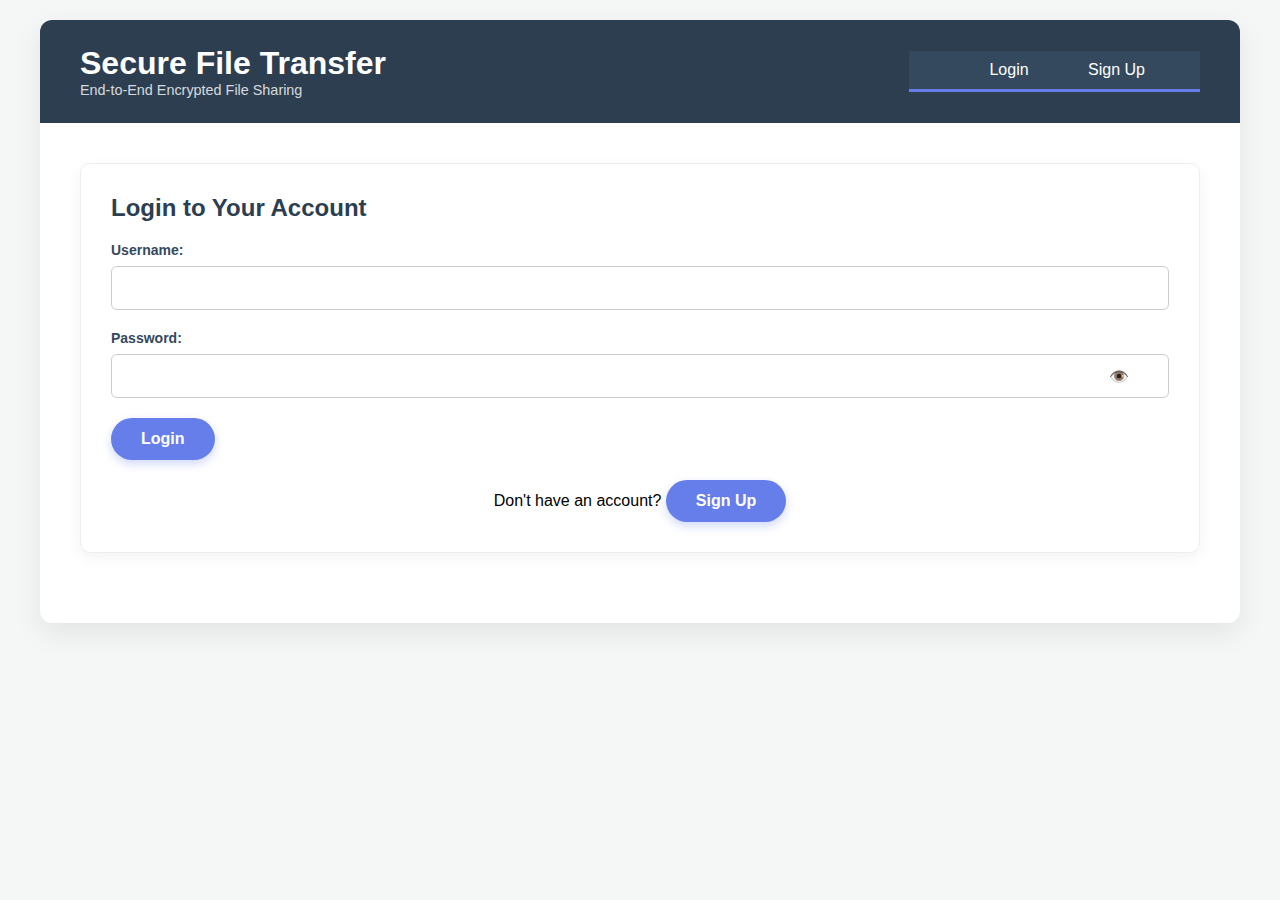
<file: frontend/index.html>
<!DOCTYPE html>
<html lang="en">
<head>
    <meta charset="UTF-8">
    <meta name="viewport" content="width=device-width, initial-scale=1.0">
    <title>Login - Secure File Transfer</title>
    <style>
        * {
            margin: 0;
            padding: 0;
            box-sizing: border-box;
        }
        
        body {
            font-family: 'Inter', 'Segoe UI', Tahoma, Geneva, Verdana, sans-serif;
            background: #f4f7f6;
            min-height: 100vh;
            padding: 20px;
        }

        .container {
            max-width: 1200px;
            margin: 0 auto;
            background: white;
            border-radius: 12px;
            box-shadow: 0 10px 30px rgba(0,0,0,0.08);
            overflow: hidden;
        }
        
        header {
            background: #2c3e50;
            color: white;
            padding: 25px 40px;
            display: flex;
            justify-content: space-between;
            align-items: center;
        }

        nav {
            background: #34495e;
            padding: 10px 40px;
            text-align: right;
            border-bottom: 3px solid #667eea;
        }
        
        nav a {
            color: white;
            text-decoration: none;
            margin-left: 25px;
            padding: 8px 15px;
            border-radius: 6px;
            transition: all 0.3s ease;
            font-weight: 500;
        }
        
        nav a:hover {
            background: rgba(255,255,255,0.15);
        }
        
        .content {
            padding: 40px;
            min-height: 500px;
        }

        .card {
            background: white;
            border-radius: 10px;
            padding: 30px;
            box-shadow: 0 5px 15px rgba(0,0,0,0.05);
            margin-bottom: 25px;
            border: 1px solid #eee;
        }
        
        h2 { color: #2c3e50; margin-bottom: 20px; }

        .form-group {
            margin-bottom: 20px;
        }
        
        label {
            display: block;
            margin-bottom: 8px;
            font-weight: 600;
            color: #34495e;
            font-size: 14px;
        }
        
        input[type="text"],
        input[type="password"] {
            width: 100%;
            padding: 12px;
            border: 1px solid #ccc;
            border-radius: 6px;
            font-size: 16px;
            transition: border-color 0.3s ease, box-shadow 0.3s ease;
        }
        
        input:focus {
            outline: none;
            border-color: #667eea;
            box-shadow: 0 0 0 3px rgba(102, 126, 234, 0.2);
        }

        button, .btn {
            background: #667eea;
            color: white;
            border: none;
            padding: 12px 30px;
            border-radius: 25px;
            font-size: 16px;
            cursor: pointer;
            transition: all 0.3s ease;
            text-decoration: none;
            display: inline-block;
            font-weight: 600;
            box-shadow: 0 4px 10px rgba(102, 126, 234, 0.3);
        }
        
        button:hover, .btn:hover {
            background: #764ba2;
            transform: translateY(-1px);
            box-shadow: 0 6px 15px rgba(102, 126, 234, 0.4);
        }

        .flash {
            padding: 15px;
            border-radius: 8px;
            margin-bottom: 10px;
            font-weight: 500;
            display: none;
        }
        
        .flash.success {
            background: #e6ffed;
            color: #28a745;
            border: 1px solid #28a745;
        }
        
        .flash.error {
            background: #ffe6e6;
            color: #dc3545;
            border: 1px solid #dc3545;
        }
    </style>
</head>
<body>
    <div class="container">
        <header>
            <div>
                <h1>Secure File Transfer</h1>
                <p style="opacity: 0.8; font-size: 0.9em;">End-to-End Encrypted File Sharing</p>
            </div>
            <nav>
                <a href="index.html">Login</a>
                <a href="signup.html">Sign Up</a>
            </nav>
        </header>
        
        <div class="content">
            <div id="flashMessage" class="flash"></div>
            
            <div class="card">
                <h2>Login to Your Account</h2>
                <form id="loginForm">
                    <div class="form-group">
                        <label for="username">Username:</label>
                        <input type="text" id="username" name="username" required>
                    </div>
                    
                    <div class="form-group">
                        <label for="password">Password:</label>
                        <div style="position: relative;">
                            <input type="password" id="password" name="password" required>
                            <button type="button" id="togglePassword" 
                                    style="position: absolute; right: 10px; top: 50%; transform: translateY(-50%); 
                                           background: none; border: none; cursor: pointer; color: #666; box-shadow: none;">
                                👁️
                            </button>
                        </div>
                    </div>
                    
                    <button type="submit">Login</button>
                </form>
                
                <p style="margin-top: 20px; text-align: center;">
                    Don't have an account? <a href="signup.html" class="btn">Sign Up</a>
                </p>
            </div>
        </div>
    </div>

    <script src="static/js/config.js"></script>
    <script src="static/js/api.js"></script>
    <script>
        document.getElementById('togglePassword').addEventListener('click', function() {
            const passwordInput = document.getElementById('password');
            const type = passwordInput.getAttribute('type') === 'password' ? 'text' : 'password';
            passwordInput.setAttribute('type', type);
            this.textContent = type === 'password' ? '👁️' : '🔒';
        });

        function showFlash(message, type) {
            const flash = document.getElementById('flashMessage');
            flash.textContent = message;
            flash.className = `flash ${type}`;
            flash.style.cssText = 'display: block !important; opacity: 1 !important; visibility: visible !important;';
            
            
        }

        document.getElementById('loginForm').addEventListener('submit', async (e) => {
            e.preventDefault();
            
            
            const username = document.getElementById('username').value;
            const password = document.getElementById('password').value;
            
            
            try {
                const data = await API.login(username, password);
                
                
                if (data.success) {
                    
                    API.setToken(data.token);
                    localStorage.setItem('username', username);
                    // Token contains user authentication - no need to store password or hash
                    showFlash('Login successful! Redirecting...', 'success');
                    setTimeout(() => {
                        window.location.href = 'dashboard.html';
                    }, 1500);
                } else {
                    
                    showFlash(data.error || 'Login failed', 'error');
                    // Clear both username and password fields on error
                    document.getElementById('username').value = '';
                    document.getElementById('password').value = '';
                }
            } catch (error) {
                
                showFlash('Login failed. Please try again.', 'error');
                // Clear both username and password fields on error
                document.getElementById('username').value = '';
                document.getElementById('password').value = '';
            }
        });
    </script>
</body>
</html>
</file>
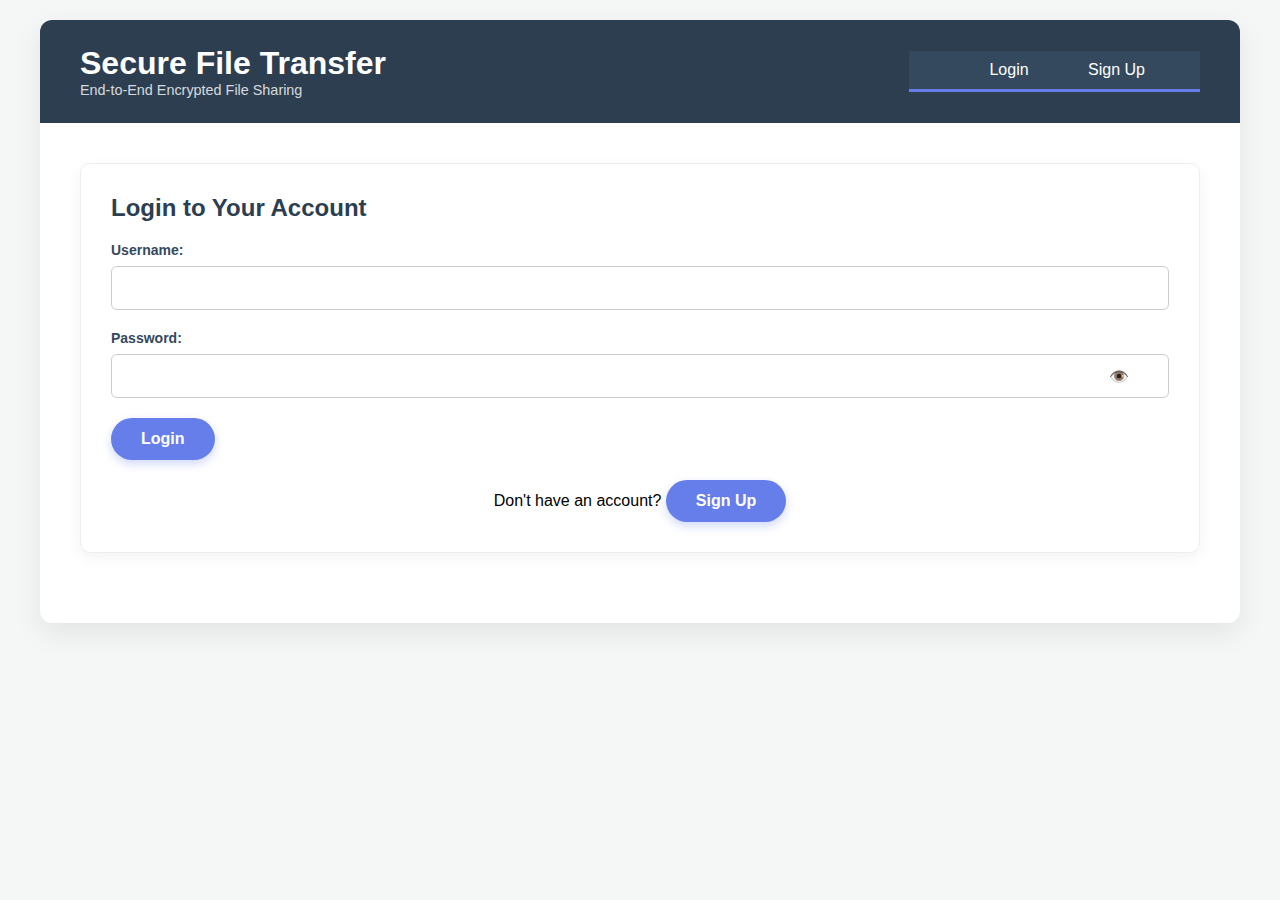
<file: frontend/dashboard.html>
<!DOCTYPE html>
<html lang="en">
<head>
    <meta charset="UTF-8">
    <meta name="viewport" content="width=device-width, initial-scale=1.0">
    <title>Dashboard - Secure File Transfer</title>
    <style>
        * {
            margin: 0;
            padding: 0;
            box-sizing: border-box;
        }
        
        body {
            font-family: 'Inter', 'Segoe UI', Tahoma, Geneva, Verdana, sans-serif;
            background: #f4f7f6;
            min-height: 100vh;
            padding: 20px;
        }

        .container {
            max-width: 1200px;
            margin: 0 auto;
            background: white;
            border-radius: 12px;
            box-shadow: 0 10px 30px rgba(0,0,0,0.08);
            overflow: hidden;
        }
        
        header {
            background: #2c3e50;
            color: white;
            padding: 25px 40px;
            display: flex;
            justify-content: space-between;
            align-items: center;
        }

        nav {
            background: #34495e;
            padding: 10px 40px;
            text-align: right;
            border-bottom: 3px solid #667eea;
        }
        
        nav a {
            color: white;
            text-decoration: none;
            margin-left: 25px;
            padding: 8px 15px;
            border-radius: 6px;
            transition: all 0.3s ease;
            font-weight: 500;
        }
        
        nav a:hover {
            background: rgba(255,255,255,0.15);
        }
        
        .content {
            padding: 40px;
            min-height: 500px;
        }

        .card {
            background: white;
            border-radius: 10px;
            padding: 30px;
            box-shadow: 0 5px 15px rgba(0,0,0,0.05);
            margin-bottom: 25px;
            border: 1px solid #eee;
        }
        
        h2 { color: #2c3e50; margin-bottom: 20px; }
        h3 { color: #34495e; margin-bottom: 15px; border-bottom: 2px solid #f0f0f0; padding-bottom: 5px; }

        button, .btn {
            background: #667eea;
            color: white;
            border: none;
            padding: 12px 30px;
            border-radius: 25px;
            font-size: 16px;
            cursor: pointer;
            transition: all 0.3s ease;
            text-decoration: none;
            display: inline-block;
            font-weight: 600;
            box-shadow: 0 4px 10px rgba(102, 126, 234, 0.3);
        }
        
        button:hover, .btn:hover {
            background: #764ba2;
            transform: translateY(-1px);
            box-shadow: 0 6px 15px rgba(102, 126, 234, 0.4);
        }

        button.delete {
            background: #dc3545;
            box-shadow: 0 4px 10px rgba(220, 53, 69, 0.3);
        }

        button.delete:hover {
            background: #c82333;
        }

        .flash {
            padding: 15px;
            border-radius: 8px;
            margin-bottom: 10px;
            font-weight: 500;
            display: none;
        }
        
        .flash.success {
            background: #e6ffed;
            color: #28a745;
            border: 1px solid #28a745;
        }
        
        .flash.error {
            background: #ffe6e6;
            color: #dc3545;
            border: 1px solid #dc3545;
        }

        .file-list {
            display: grid;
            gap: 15px;
            margin-top: 20px;
        }

        .file-item {
            background: #f8f9fa;
            padding: 18px 25px;
            border-radius: 8px;
            border-left: 5px solid #667eea;
            transition: background-color 0.2s;
        }

        .file-item:hover {
            background-color: #f0f3f5;
        }

        .file-info {
            display: flex;
            justify-content: space-between;
            align-items: center;
            flex-wrap: wrap;
            gap: 15px;
        }

        .file-info strong {
            font-size: 1.1em;
            color: #2c3e50;
        }

        .file-actions {
            display: flex;
            gap: 10px;
            flex-wrap: wrap;
        }

        .file-actions button {
            padding: 8px 20px;
            font-size: 14px;
        }

        code {
            background: #e9ecef;
            padding: 2px 5px;
            border-radius: 3px;
            font-family: monospace;
            font-weight: 600;
            color: #2c3e50;
        }

        small {
            color: #7f8c8d;
            display: block;
            margin-top: 2px;
        }

        #logoutBtn {
            background: #dc3545;
            padding: 8px 15px;
            font-size: 14px;
        }
    </style>
</head>
<body>
    <div class="container">
        <header>
            <div>
                <h1>Secure File Transfer</h1>
                <p style="opacity: 0.8; font-size: 0.9em;">End-to-End Encrypted File Sharing</p>
            </div>
            <div>
                <span id="usernameDisplay" style="margin-right: 15px;"></span>
                <button id="logoutBtn">Logout</button>
            </div>
        </header>
        
        <nav>
            <a href="dashboard.html">Dashboard</a>
            <a href="send.html">Send File</a>
            <a href="download.html">Download File</a>
        </nav>
        
        <div class="content">
            <div id="flashMessage" class="flash"></div>
            
            <div class="card">
                <h2 id="welcomeMessage">Welcome!</h2>
                <p>Secure file sharing with end-to-end encryption using Diffie-Hellman key exchange.</p>
            </div>

            
            <div class="card">
                <h3>📥 Files Shared With You</h3>
                <div id="sharedFilesList">
                    <p>No files have been shared with you yet.</p>
                </div>
            </div>

            
            <div class="card">
                <h3>📤 Files You've Sent</h3>
                <div id="sentFilesList">
                    <p>Loading your files...</p>
                </div>
            </div>

            <div class="card">
                <h3>Quick Actions</h3>
                <div style="display: flex; gap: 15px; flex-wrap: wrap;">
                    <a href="send.html" class="btn">Send New File</a>
                    <a href="download.html" class="btn">Download File</a>
                </div>
            </div>
        </div>
    </div>

    <script src="static/js/config.js"></script>
    <script src="static/js/api.js"></script>
    <script>
        const token = localStorage.getItem('token');
        const username = localStorage.getItem('username');

        if (!token || !username) {
            window.location.href = 'index.html';
        }

        document.getElementById('usernameDisplay').textContent = username;
        document.getElementById('welcomeMessage').textContent = `Welcome, ${username}!`;

        document.getElementById('logoutBtn').addEventListener('click', () => {
            localStorage.removeItem('token');
            localStorage.removeItem('username');
            window.location.href = 'index.html';
        });

        function showFlash(message, type) {
            const flash = document.getElementById('flashMessage');
            flash.textContent = message;
            flash.className = `flash ${type}`;
            flash.style.display = 'block';
            flash.style.opacity = '1';
            
            // Error messages don't auto-hide, success messages hide after 5 seconds
            if (type === 'success') {
                setTimeout(() => {
                    flash.style.transition = 'opacity 0.5s ease';
                    flash.style.opacity = '0';
                    setTimeout(() => {
                        flash.style.display = 'none';
                        flash.style.opacity = '1';
                    }, 500);
                }, 5000);
            }
            // Error messages stay visible until user takes action (no auto-hide)
        }

        async function loadFiles() {
            try {
                // Load sent files
                const sentData = await API.getMyFiles();
                if (sentData.success) {
                    displaySentFiles(sentData.files);
                } else {
                    document.getElementById('sentFilesList').innerHTML = '<p>Failed to load files.</p>';
                }
                
                // Load shared files
                const sharedData = await API.getSharedFiles();
                if (sharedData.success) {
                    displaySharedFiles(sharedData.files);
                } else {
                    document.getElementById('sharedFilesList').innerHTML = '<p>Failed to load shared files.</p>';
                }
            } catch (error) {
                document.getElementById('sentFilesList').innerHTML = '<p>Error loading files.</p>';
            }
        }

        function displaySentFiles(files) {
            const sentFilesList = document.getElementById('sentFilesList');
            
            if (!files || files.length === 0) {
                sentFilesList.innerHTML = '<p>You haven\'t sent any files yet.</p>';
                return;
            }

            let html = '<div class="file-list">';
            files.forEach(file => {
                const uploadDate = file.timestamp ? new Date(file.timestamp).toLocaleString() : 'N/A';
                const expiryDate = file.expiry_time ? new Date(file.expiry_time).toLocaleString() : 'N/A';
                
                html += `
                    <div class="file-item">
                        <div class="file-info">
                            <div>
                                <strong>${file.filename}</strong><br>
                                <small>Uploaded: ${uploadDate}</small><br>
                                <small>Size: ${file.size_mb} MB</small><br>
                                <small>Access Code: <code style="background: #f0f0f0; padding: 2px 5px; border-radius: 3px;">${file.access_code}</code></small><br>
                                <small>Encryption Key: <code style="background: #f0f0f0; padding: 2px 5px; border-radius: 3px;">${file.encryption_key}</code></small>
                            </div>
                            <div class="file-actions">
                                <button onclick="downloadFile('${file.access_code}', '${file.encryption_key}')" style="display: inline;">Download</button>
                                <button onclick="deleteFile('${file.id}', '${file.filename}')" style="background: #dc3545; display: inline;">Delete</button>
                            </div>
                        </div>
                    </div>
                `;
            });
            html += '</div>';
            sentFilesList.innerHTML = html;
        }

        function displaySharedFiles(files) {
            const sharedFilesList = document.getElementById('sharedFilesList');
            
            if (!files || files.length === 0) {
                sharedFilesList.innerHTML = '<p>No files have been shared with you yet.</p>';
                return;
            }

            let html = '<div class="file-list">';
            files.forEach(file => {
                const sharedDate = file.timestamp ? new Date(file.timestamp).toLocaleString() : 'N/A';
                
                html += `
                    <div class="file-item">
                        <div class="file-info">
                            <div>
                                <strong>${file.filename}</strong><br>
                                <small>From: ${file.sender}</small><br>
                                <small>Shared: ${sharedDate}</small><br>
                                <small>Access Code: <code style="background: #f0f0f0; padding: 2px 5px; border-radius: 3px;">${file.access_code}</code></small><br>
                                <small>Decryption Key: <code style="background: #f0f0f0; padding: 2px 5px; border-radius: 3px;">${file.decryption_key}</code></small>
                            </div>
                            <div class="file-actions">
                                <button onclick="downloadFile('${file.access_code}', '${file.decryption_key}')" style="display: inline;">Download</button>
                                <button onclick="removeSharedFile('${file.access_code}', '${file.filename}')" style="background: #dc3545; display: inline;">Remove</button>
                            </div>
                        </div>
                    </div>
                `;
            });
            html += '</div>';
            sharedFilesList.innerHTML = html;
        }

        async function downloadFile(accessCode, encryptionKey) {
            try {
                window.location.href = `download.html?code=${accessCode}&key=${encryptionKey}`;
            } catch (error) {
                showFlash('Failed to download file', 'error');
            }
        }

        async function deleteFile(fileId, filename) {
            if (!confirm(`Are you sure you want to delete "${filename}"? This will remove it permanently.`)) {
                return;
            }

            try {
                const data = await API.deleteFile(fileId);
                if (data.success) {
                    showFlash('File deleted successfully', 'success');
                    loadFiles();
                } else {
                    showFlash(data.error || 'Failed to delete file', 'error');
                }
            } catch (error) {
                showFlash('Failed to delete file', 'error');
            }
        }

        async function removeSharedFile(accessCode, filename) {
            if (!confirm(`Remove "${filename}" from your shared files? The file will still be available to other recipients.`)) {
                return;
            }

            try {
                const data = await API.removeSharedFile(accessCode);
                if (data.success) {
                    showFlash('File removed from your shared list', 'success');
                    loadFiles();
                } else {
                    showFlash(data.error || 'Failed to remove file', 'error');
                }
            } catch (error) {
                showFlash('Failed to remove file', 'error');
            }
        }

        // Load files on page load
        loadFiles();
    </script>
</body>
</html>
</file>
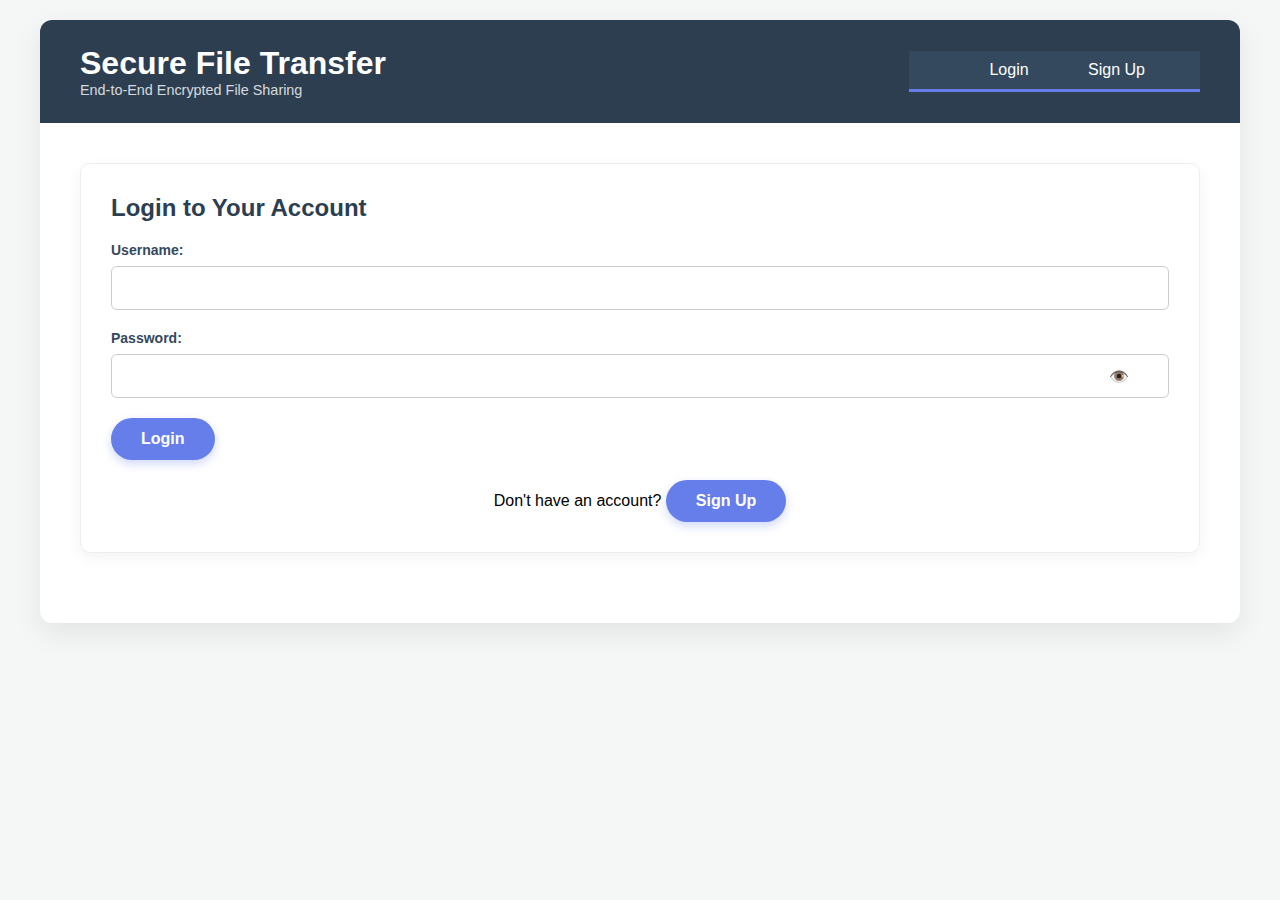
<file: frontend/download.html>
<!DOCTYPE html>
<html lang="en">
<head>
    <meta charset="UTF-8">
    <meta name="viewport" content="width=device-width, initial-scale=1.0">
    <title>Download File - Secure File Transfer</title>
    <style>
        * {
            margin: 0;
            padding: 0;
            box-sizing: border-box;
        }
        
        body {
            font-family: 'Inter', 'Segoe UI', Tahoma, Geneva, Verdana, sans-serif;
            background: #f4f7f6;
            min-height: 100vh;
            padding: 20px;
        }

        .container {
            max-width: 1200px;
            margin: 0 auto;
            background: white;
            border-radius: 12px;
            box-shadow: 0 10px 30px rgba(0,0,0,0.08);
            overflow: hidden;
        }
        
        header {
            background: #2c3e50;
            color: white;
            padding: 25px 40px;
            display: flex;
            justify-content: space-between;
            align-items: center;
        }

        nav {
            background: #34495e;
            padding: 10px 40px;
            text-align: right;
            border-bottom: 3px solid #667eea;
        }
        
        nav a {
            color: white;
            text-decoration: none;
            margin-left: 25px;
            padding: 8px 15px;
            border-radius: 6px;
            transition: all 0.3s ease;
            font-weight: 500;
        }
        
        nav a:hover {
            background: rgba(255,255,255,0.15);
        }
        
        .content {
            padding: 40px;
            min-height: 500px;
        }

        .card {
            background: white;
            border-radius: 10px;
            padding: 30px;
            box-shadow: 0 5px 15px rgba(0,0,0,0.05);
            margin-bottom: 25px;
            border: 1px solid #eee;
        }
        
        h2 { color: #2c3e50; margin-bottom: 20px; }
        h3 { color: #34495e; margin-bottom: 15px; border-bottom: 2px solid #f0f0f0; padding-bottom: 5px; }

        .form-group {
            margin-bottom: 20px;
        }
        
        label {
            display: block;
            margin-bottom: 8px;
            font-weight: 600;
            color: #34495e;
            font-size: 14px;
        }
        
        input[type="text"] {
            width: 100%;
            padding: 12px;
            border: 1px solid #ccc;
            border-radius: 6px;
            font-size: 16px;
            transition: border-color 0.3s ease, box-shadow 0.3s ease;
        }
        
        input:focus {
            outline: none;
            border-color: #667eea;
            box-shadow: 0 0 0 3px rgba(102, 126, 234, 0.2);
        }

        button, .btn {
            background: #667eea;
            color: white;
            border: none;
            padding: 12px 30px;
            border-radius: 25px;
            font-size: 16px;
            cursor: pointer;
            transition: all 0.3s ease;
            text-decoration: none;
            display: inline-block;
            font-weight: 600;
            box-shadow: 0 4px 10px rgba(102, 126, 234, 0.3);
        }
        
        button:hover, .btn:hover {
            background: #764ba2;
            transform: translateY(-1px);
            box-shadow: 0 6px 15px rgba(102, 126, 234, 0.4);
        }

        button:disabled {
            background: #ccc;
            cursor: not-allowed;
            transform: none;
        }

        .flash {
            padding: 15px;
            border-radius: 8px;
            margin-bottom: 10px;
            font-weight: 500;
            display: none;
        }
        
        .flash.success {
            background: #e6ffed;
            color: #28a745;
            border: 1px solid #28a745;
        }
        
        .flash.error {
            background: #ffe6e6;
            color: #dc3545;
            border: 1px solid #dc3545;
        }

        small {
            color: #7f8c8d;
        }

        #logoutBtn {
            background: #dc3545;
            padding: 8px 15px;
            font-size: 14px;
        }

        code {
            background: #f0f0f0;
            padding: 2px 5px;
            border-radius: 3px;
            font-family: 'Courier New', monospace;
        }

        .file-list {
            display: flex;
            flex-direction: column;
            gap: 15px;
        }

        .file-item {
            background: #f8f9fa;
            padding: 20px;
            border-radius: 8px;
            border: 1px solid #dee2e6;
            display: flex;
            justify-content: space-between;
            align-items: center;
        }

        .file-info {
            display: flex;
            justify-content: space-between;
            width: 100%;
            gap: 15px;
        }

        .file-actions {
            display: flex;
            gap: 10px;
        }
    </style>
</head>
<body>
    <div class="container">
        <header>
            <div>
                <h1>Secure File Transfer</h1>
                <p style="opacity: 0.8; font-size: 0.9em;">End-to-End Encrypted File Sharing</p>
            </div>
            <div>
                <span id="usernameDisplay" style="margin-right: 15px;"></span>
                <button id="logoutBtn">Logout</button>
            </div>
        </header>
        
        <nav>
            <a href="dashboard.html">Dashboard</a>
            <a href="send.html">Send File</a>
            <a href="download.html">Download File</a>
        </nav>
        
        <div class="content">
            <div id="flashMessage" class="flash"></div>
            
            <div class="card">
                <h2>Download Secure File</h2>
                <form id="downloadForm">
                    <div class="form-group">
                        <label for="access_code">Access Code:</label>
                        <input type="text" id="access_code" name="access_code" required 
                               placeholder="Enter 6-digit access code" maxlength="6"
                               pattern="[A-Z0-9]{6}">
                    </div>
                    
                    <div class="form-group">
                        <label for="decryption_key">Decryption Key:</label>
                        <input type="text" id="decryption_key" name="decryption_key" required
                               placeholder="Enter 6-digit decryption key" maxlength="6"
                               pattern="[A-Z0-9]{6}">
                    </div>
                    
                    <button type="submit" id="downloadBtn">Decrypt & Download File</button>
                </form>
            </div>
        </div>
    </div>

    <script src="static/js/config.js"></script>
    <script src="static/js/api.js"></script>
    <script>
        const token = localStorage.getItem('token');
        const username = localStorage.getItem('username');

        if (!token || !username) {
            window.location.href = 'index.html';
        }

        document.getElementById('usernameDisplay').textContent = username;

        document.getElementById('logoutBtn').addEventListener('click', () => {
            localStorage.removeItem('token');
            localStorage.removeItem('username');
            window.location.href = 'index.html';
        });

        function showFlash(message, type) {
            const flash = document.getElementById('flashMessage');
            flash.textContent = message;
            flash.className = `flash ${type}`;
            flash.style.display = 'block';
            flash.style.opacity = '1';
            
            // Error messages don't auto-hide, success messages hide after 5 seconds
            if (type === 'success') {
                setTimeout(() => {
                    flash.style.transition = 'opacity 0.5s ease';
                    flash.style.opacity = '0';
                    setTimeout(() => {
                        flash.style.display = 'none';
                        flash.style.opacity = '1';
                    }, 500);
                }, 5000);
            }
            // Error messages stay visible until user takes action (no auto-hide)
        }

        // Check for URL parameters (from dashboard quick download)
        const urlParams = new URLSearchParams(window.location.search);
        const codeParam = urlParams.get('code');
        const keyParam = urlParams.get('key');
        
        if (codeParam && keyParam) {
            document.getElementById('access_code').value = codeParam;
            document.getElementById('decryption_key').value = keyParam;
        }

        document.getElementById('downloadForm').addEventListener('submit', async (e) => {
            e.preventDefault();
            
            const accessCode = document.getElementById('access_code').value;
            const decryptionKey = document.getElementById('decryption_key').value;
            
            if (!accessCode || !decryptionKey) {
                showFlash('Please enter access code and decryption key', 'error');
                return;
            }

            const downloadBtn = document.getElementById('downloadBtn');
            downloadBtn.disabled = true;
            downloadBtn.textContent = 'Downloading...';

            try {
                const response = await fetch(`${CONFIG.API_BASE_URL}/api/files/download/${accessCode}`, {
                    method: 'POST',
                    headers: {
                        'Content-Type': 'application/json',
                        'Authorization': `Bearer ${token}`
                    },
                    body: JSON.stringify({ 
                        decryption_key: decryptionKey
                        // Backend fetches password_hash from database using JWT token
                    })
                });

                if (!response.ok) {
                    const data = await response.json();
                    throw new Error(data.error || 'Download failed');
                }

                const contentDisposition = response.headers.get('Content-Disposition');
                let filename = 'downloaded_file';
                if (contentDisposition) {
                    const filenameMatch = contentDisposition.match(/filename="([^"]+)"/);
                    if (filenameMatch && filenameMatch[1]) {
                        filename = filenameMatch[1];
                    } else {
                        const simpleMatch = contentDisposition.match(/filename=([^;\s]+)/);
                        if (simpleMatch && simpleMatch[1]) {
                            filename = simpleMatch[1].replace(/['"]/g, '');
                        }
                    }
                }

                // Create blob and download
                const blob = await response.blob();
                const url = window.URL.createObjectURL(blob);
                const a = document.createElement('a');
                a.href = url;
                a.download = filename;
                document.body.appendChild(a);
                a.click();
                window.URL.revokeObjectURL(url);
                document.body.removeChild(a);

                showFlash('File downloaded successfully!', 'success');
                downloadBtn.disabled = false;
                downloadBtn.textContent = 'Decrypt & Download File';
            } catch (error) {
                showFlash(error.message || 'Download failed. Please check your access code and decryption key.', 'error');
                downloadBtn.disabled = false;
                downloadBtn.textContent = 'Decrypt & Download File';
            }
        });
    </script>
</body>
</html>
</file>
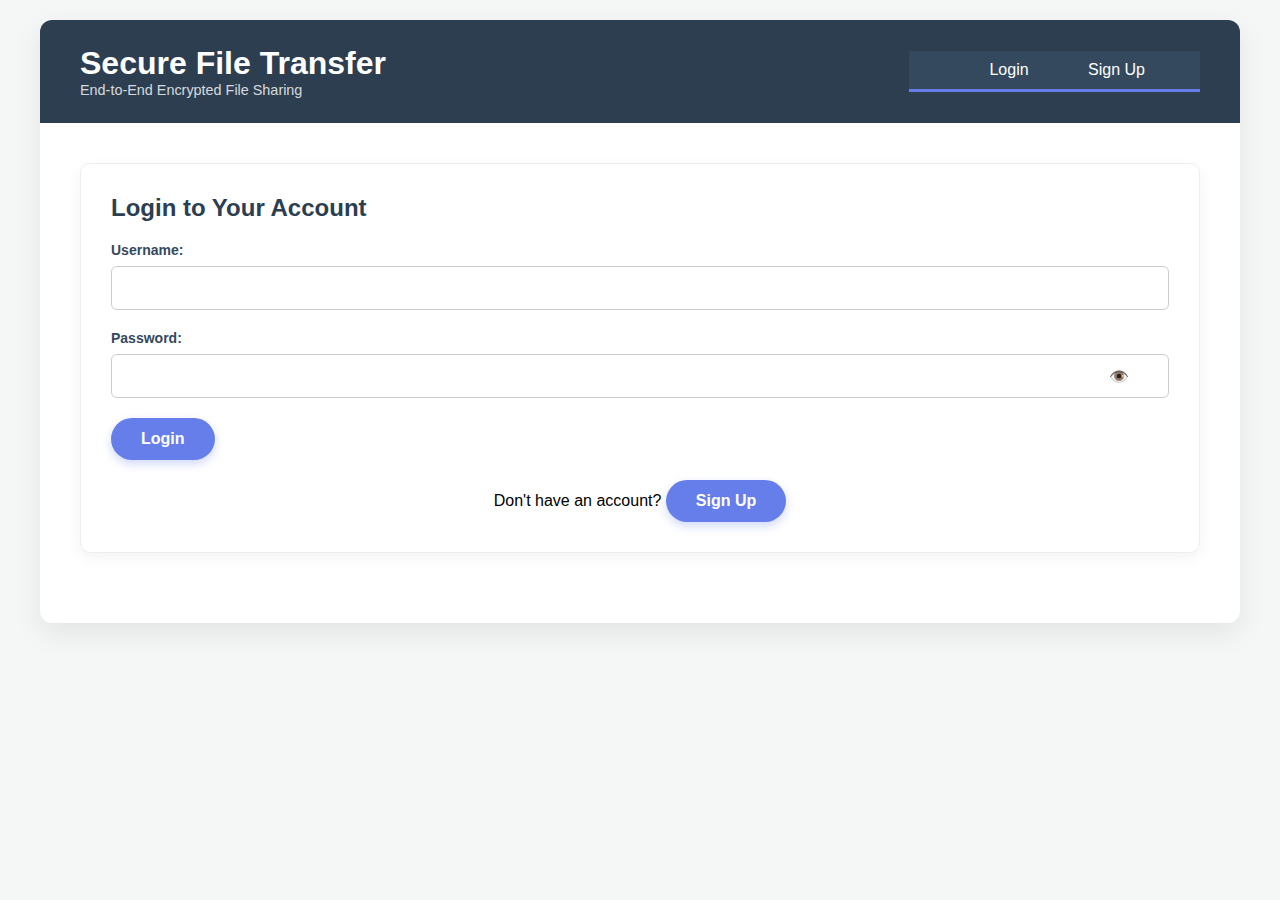
<file: frontend/send.html>
<!DOCTYPE html>
<html lang="en">
<head>
    <meta charset="UTF-8">
    <meta name="viewport" content="width=device-width, initial-scale=1.0">
    <title>Send File - Secure File Transfer</title>
    <style>
        * {
            margin: 0;
            padding: 0;
            box-sizing: border-box;
        }
        
        body {
            font-family: 'Inter', 'Segoe UI', Tahoma, Geneva, Verdana, sans-serif;
            background: #f4f7f6;
            min-height: 100vh;
            padding: 20px;
        }

        .container {
            max-width: 1200px;
            margin: 0 auto;
            background: white;
            border-radius: 12px;
            box-shadow: 0 10px 30px rgba(0,0,0,0.08);
            overflow: hidden;
        }
        
        header {
            background: #2c3e50;
            color: white;
            padding: 25px 40px;
            display: flex;
            justify-content: space-between;
            align-items: center;
        }

        nav {
            background: #34495e;
            padding: 10px 40px;
            text-align: right;
            border-bottom: 3px solid #667eea;
        }
        
        nav a {
            color: white;
            text-decoration: none;
            margin-left: 25px;
            padding: 8px 15px;
            border-radius: 6px;
            transition: all 0.3s ease;
            font-weight: 500;
        }
        
        nav a:hover {
            background: rgba(255,255,255,0.15);
        }
        
        .content {
            padding: 40px;
            min-height: 500px;
        }

        .card {
            background: white;
            border-radius: 10px;
            padding: 30px;
            box-shadow: 0 5px 15px rgba(0,0,0,0.05);
            margin-bottom: 25px;
            border: 1px solid #eee;
        }
        
        h2 { color: #2c3e50; margin-bottom: 20px; }
        h3 { color: #34495e; margin-bottom: 15px; border-bottom: 2px solid #f0f0f0; padding-bottom: 5px; }

        .form-group {
            margin-bottom: 20px;
        }
        
        label {
            display: block;
            margin-bottom: 8px;
            font-weight: 600;
            color: #34495e;
            font-size: 14px;
        }
        
        input[type="text"],
        input[type="file"],
        input[type="number"] {
            width: 100%;
            padding: 12px;
            border: 1px solid #ccc;
            border-radius: 6px;
            font-size: 16px;
            transition: border-color 0.3s ease, box-shadow 0.3s ease;
        }
        
        input:focus {
            outline: none;
            border-color: #667eea;
            box-shadow: 0 0 0 3px rgba(102, 126, 234, 0.2);
        }

        button, .btn {
            background: #667eea;
            color: white;
            border: none;
            padding: 12px 30px;
            border-radius: 25px;
            font-size: 16px;
            cursor: pointer;
            transition: all 0.3s ease;
            text-decoration: none;
            display: inline-block;
            font-weight: 600;
            box-shadow: 0 4px 10px rgba(102, 126, 234, 0.3);
        }
        
        button:hover, .btn:hover {
            background: #764ba2;
            transform: translateY(-1px);
            box-shadow: 0 6px 15px rgba(102, 126, 234, 0.4);
        }

        button:disabled {
            background: #ccc;
            cursor: not-allowed;
            transform: none;
        }

        .flash {
            padding: 15px;
            border-radius: 8px;
            margin-bottom: 10px;
            font-weight: 500;
            display: none;
        }
        
        .flash.success {
            background: #e6ffed;
            color: #28a745;
            border: 1px solid #28a745;
        }
        
        .flash.error {
            background: #ffe6e6;
            color: #dc3545;
            border: 1px solid #dc3545;
        }

        small {
            color: #7f8c8d;
            display: block;
            margin-top: 5px;
        }

        #logoutBtn {
            background: #dc3545;
            padding: 8px 15px;
            font-size: 14px;
        }

        .progress {
            width: 100%;
            height: 30px;
            background: #f0f0f0;
            border-radius: 15px;
            overflow: hidden;
            margin-top: 15px;
            display: none;
        }

        .progress-bar {
            height: 100%;
            background: linear-gradient(90deg, #667eea, #764ba2);
            width: 0%;
            transition: width 0.3s ease;
            display: flex;
            align-items: center;
            justify-content: center;
            color: white;
            font-weight: bold;
        }
    </style>
</head>
<body>
    <div class="container">
        <header>
            <div>
                <h1>Secure File Transfer</h1>
                <p style="opacity: 0.8; font-size: 0.9em;">End-to-End Encrypted File Sharing</p>
            </div>
            <div>
                <span id="usernameDisplay" style="margin-right: 15px;"></span>
                <button id="logoutBtn">Logout</button>
            </div>
        </header>
        
        <nav>
            <a href="dashboard.html">Dashboard</a>
            <a href="send.html">Send File</a>
            <a href="download.html">Download File</a>
        </nav>
        
        <div class="content">
            <div id="flashMessage" class="flash"></div>
            
            <div class="card">
                <h2>Send Secure File</h2>
                <form id="sendForm">
                    <div class="form-group">
                        <label for="file">Select File:</label>
                        <input type="file" id="file" name="file" required>
                    </div>
                    
                    <div class="form-group">
                        <label for="recipients">Recipient Usernames (comma separated):</label>
                        <input type="text" id="recipients" name="recipients" 
                               placeholder="e.g., user1, user2, user3">
                        <small>Leave empty if you don't want to share with specific users</small>
                    </div>
                    
                    <div class="form-group">
                        <label for="encryption_key">Encryption Key (6-digit alphanumeric):</label>
                        <input type="text" id="encryption_key" name="encryption_key" 
                               placeholder="Leave empty to auto-generate" maxlength="6"
                               pattern="[A-Z0-9]{6}" title="6-character alphanumeric code">
                        <small>If not provided, a secure key will be generated automatically</small>
                    </div>
                    
                    <div class="form-group">
                        <label for="expiry_hours">Expiry Time (hours):</label>
                        <input type="number" id="expiry_hours" name="expiry_hours" 
                               min="1" max="168" placeholder="24" value="24">
                        <small>File will be automatically deleted after this many hours (default: 24, max: 168)</small>
                    </div>
                    
                    <button type="submit" id="submitBtn">Encrypt & Send File</button>
                    
                    <div class="progress" id="uploadProgress">
                        <div class="progress-bar" id="progressBar">0%</div>
                    </div>
                </form>
            </div>

            <div class="card">
                <h3>Security Process Overview</h3>
                <ol style="line-height: 1.8; margin-left: 20px; color: #34495e;">
                    <li>Select your file for secure transfer (max 150MB).</li>
                    <li>File is encrypted using strong <strong>AES-256</strong> encryption.</li>
                    <li>Encryption keys are securely exchanged using <strong>Diffie-Hellman</strong>.</li>
                    <li>Recipients can decrypt files only with valid credentials.</li>
                    <li>For privacy, files are <strong>automatically deleted</strong> after expiry time.</li>
                </ol>
            </div>
        </div>
    </div>

    <script src="static/js/config.js"></script>
    <script src="static/js/api.js"></script>
    <script>
        const token = localStorage.getItem('token');
        const username = localStorage.getItem('username');

        if (!token || !username) {
            window.location.href = 'index.html';
        }

        document.getElementById('usernameDisplay').textContent = username;

        document.getElementById('logoutBtn').addEventListener('click', () => {
            localStorage.removeItem('token');
            localStorage.removeItem('username');
            window.location.href = 'index.html';
        });

        function showFlash(message, type) {
            const flash = document.getElementById('flashMessage');
            flash.textContent = message;
            flash.className = `flash ${type}`;
            flash.style.display = 'block';
            flash.style.opacity = '1';
            
            // Error messages don't auto-hide, success messages hide after 5 seconds
            if (type === 'success') {
                setTimeout(() => {
                    flash.style.transition = 'opacity 0.5s ease';
                    flash.style.opacity = '0';
                    setTimeout(() => {
                        flash.style.display = 'none';
                        flash.style.opacity = '1';
                    }, 500);
                }, 5000);
            }
            // Error messages stay visible until user takes action (no auto-hide)
        }

        document.getElementById('sendForm').addEventListener('submit', async (e) => {
            e.preventDefault();
            
            const fileInput = document.getElementById('file');
            const recipientsInput = document.getElementById('recipients').value.trim();
            const encryptionKey = document.getElementById('encryption_key').value;
            const expiryHours = document.getElementById('expiry_hours').value || 24;
            
            if (!fileInput.files.length) {
                showFlash('Please select a file', 'error');
                return;
            }

            const file = fileInput.files[0];
            const maxSize = 150 * 1024 * 1024; // 150MB
            
            if (file.size > maxSize) {
                showFlash('File size must be less than 150MB', 'error');
                return;
            }

            const submitBtn = document.getElementById('submitBtn');
            const progressDiv = document.getElementById('uploadProgress');
            const progressBar = document.getElementById('progressBar');
            
            submitBtn.disabled = true;
            submitBtn.textContent = 'Uploading...';
            progressDiv.style.display = 'block';

            try {
                const formData = new FormData();
                formData.append('file', file);
                
                // Check if recipients field is empty
                if (recipientsInput && recipientsInput.length > 0) {
                    // Recipients specified - normal send
                    formData.append('recipients', recipientsInput);
                } else {
                    // No recipients - ask permission to send to all users
                    const proceed = confirm('No recipients specified.\n\nThe file will be sent to ALL registered users.\n\nDo you want to proceed?');
                    if (!proceed) {
                        showFlash('File send cancelled', 'error');
                        submitBtn.disabled = false;
                        submitBtn.textContent = 'Encrypt & Send File';
                        progressDiv.style.display = 'none';
                        progressBar.style.width = '0%';
                        progressBar.textContent = '0%';
                        return;
                    }
                    // Set the send_to_all flag
                    formData.append('send_to_all', 'true');
                }
                
                if (encryptionKey) {
                    formData.append('encryption_key', encryptionKey);
                }
                formData.append('expiry_hours', expiryHours);

                // Simulate progress for better UX
                let progress = 0;
                const interval = setInterval(() => {
                    progress += 10;
                    if (progress <= 90) {
                        progressBar.style.width = progress + '%';
                        progressBar.textContent = progress + '%';
                    }
                }, 200);

                const data = await API.uploadFile(formData);
                
                clearInterval(interval);
                progressBar.style.width = '100%';
                progressBar.textContent = '100%';

                if (data.success) {
                    let message = `File uploaded successfully! Access Code: ${data.access_code}`;
                    
                    // Add sharing status information
                    if (data.message) {
                        message += `\n${data.message}`;
                    }
                    
                    // Show failed recipients if any
                    if (data.failed_recipients && data.failed_recipients.length > 0) {
                        message += `\n\nFailed Recipients:`;
                        data.failed_recipients.forEach(failed => {
                            message += `\n• ${failed.username}: ${failed.reason}`;
                        });
                        
                        // Show warning style if all recipients failed
                        if (data.shared_count === 0) {
                            showFlash(message, 'error');
                        } else {
                            // Partial success - show as warning/info
                            const flash = document.getElementById('flashMessage');
                            flash.textContent = message;
                            flash.className = 'flash';
                            flash.style.cssText = 'display: block !important; opacity: 1 !important; visibility: visible !important; background: #fff3cd; color: #856404; border: 1px solid #ffc107;';
                        }
                    } else {
                        showFlash(message, 'success');
                    }
                    
                    setTimeout(() => {
                        window.location.href = 'dashboard.html';
                    }, 5000);
                } else {
                    showFlash(data.error || 'Upload failed', 'error');
                    submitBtn.disabled = false;
                    submitBtn.textContent = 'Encrypt & Send File';
                    progressDiv.style.display = 'none';
                }
            } catch (error) {
                showFlash('Upload failed. Please try again.', 'error');
                submitBtn.disabled = false;
                submitBtn.textContent = 'Encrypt & Send File';
                progressDiv.style.display = 'none';
            }
        });
    </script>
</body>
</html>
</file>
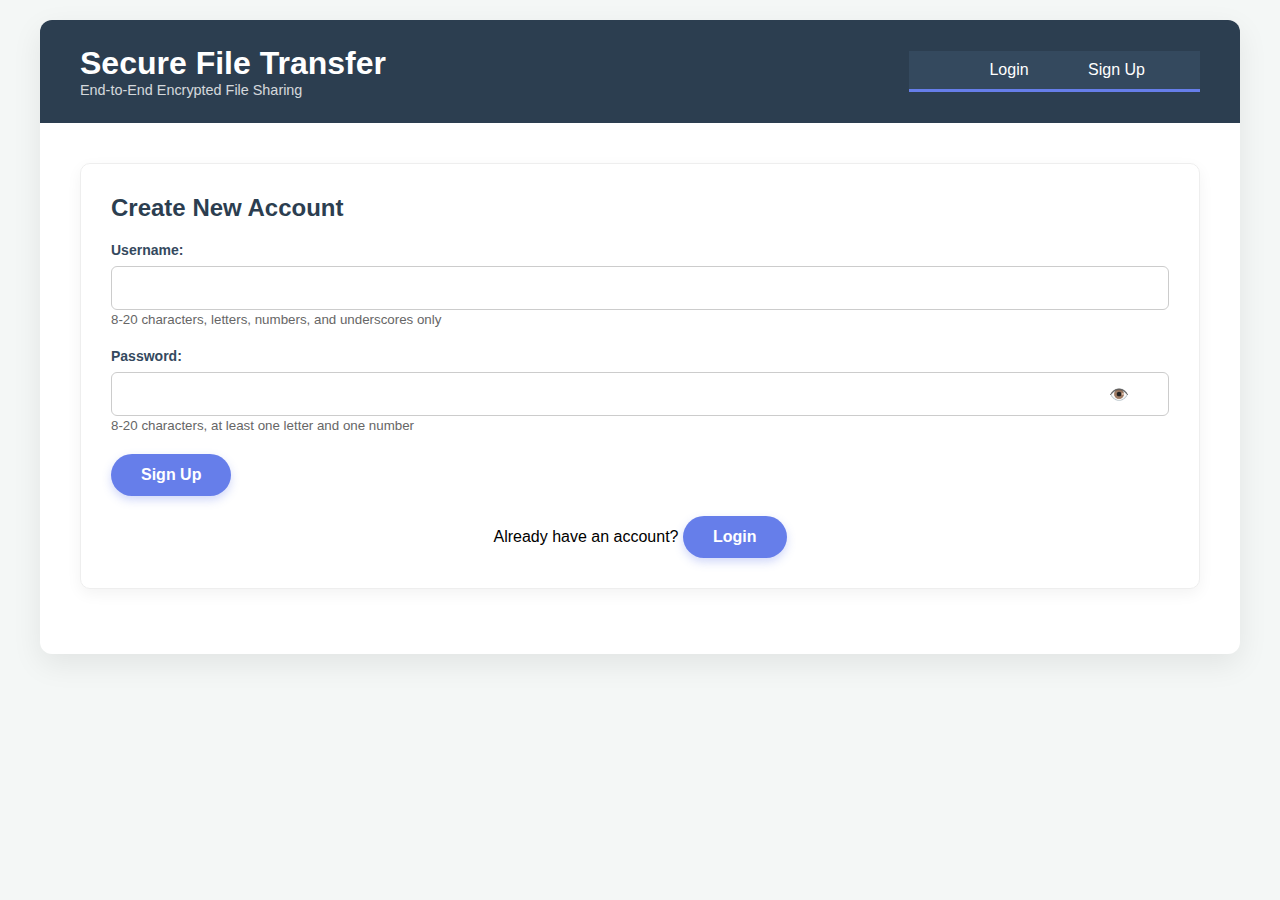
<file: frontend/signup.html>
<!DOCTYPE html>
<html lang="en">
<head>
    <meta charset="UTF-8">
    <meta name="viewport" content="width=device-width, initial-scale=1.0">
    <title>Sign Up - Secure File Transfer</title>
    <style>
        * {
            margin: 0;
            padding: 0;
            box-sizing: border-box;
        }
        
        body {
            font-family: 'Inter', 'Segoe UI', Tahoma, Geneva, Verdana, sans-serif;
            background: #f4f7f6;
            min-height: 100vh;
            padding: 20px;
        }

        .container {
            max-width: 1200px;
            margin: 0 auto;
            background: white;
            border-radius: 12px;
            box-shadow: 0 10px 30px rgba(0,0,0,0.08);
            overflow: hidden;
        }
        
        header {
            background: #2c3e50;
            color: white;
            padding: 25px 40px;
            display: flex;
            justify-content: space-between;
            align-items: center;
        }

        nav {
            background: #34495e;
            padding: 10px 40px;
            text-align: right;
            border-bottom: 3px solid #667eea;
        }
        
        nav a {
            color: white;
            text-decoration: none;
            margin-left: 25px;
            padding: 8px 15px;
            border-radius: 6px;
            transition: all 0.3s ease;
            font-weight: 500;
        }
        
        nav a:hover {
            background: rgba(255,255,255,0.15);
        }
        
        .content {
            padding: 40px;
            min-height: 500px;
        }

        .card {
            background: white;
            border-radius: 10px;
            padding: 30px;
            box-shadow: 0 5px 15px rgba(0,0,0,0.05);
            margin-bottom: 25px;
            border: 1px solid #eee;
        }
        
        h2 { color: #2c3e50; margin-bottom: 20px; }

        .form-group {
            margin-bottom: 20px;
        }
        
        label {
            display: block;
            margin-bottom: 8px;
            font-weight: 600;
            color: #34495e;
            font-size: 14px;
        }
        
        input[type="text"],
        input[type="password"] {
            width: 100%;
            padding: 12px;
            border: 1px solid #ccc;
            border-radius: 6px;
            font-size: 16px;
            transition: border-color 0.3s ease, box-shadow 0.3s ease;
        }
        
        input:focus {
            outline: none;
            border-color: #667eea;
            box-shadow: 0 0 0 3px rgba(102, 126, 234, 0.2);
        }

        button, .btn {
            background: #667eea;
            color: white;
            border: none;
            padding: 12px 30px;
            border-radius: 25px;
            font-size: 16px;
            cursor: pointer;
            transition: all 0.3s ease;
            text-decoration: none;
            display: inline-block;
            font-weight: 600;
            box-shadow: 0 4px 10px rgba(102, 126, 234, 0.3);
        }
        
        button:hover, .btn:hover {
            background: #764ba2;
            transform: translateY(-1px);
            box-shadow: 0 6px 15px rgba(102, 126, 234, 0.4);
        }

        .flash {
            padding: 15px;
            border-radius: 8px;
            margin-bottom: 10px;
            font-weight: 500;
            display: none;
        }
        
        .flash.success {
            background: #e6ffed;
            color: #28a745;
            border: 1px solid #28a745;
        }
        
        .flash.error {
            background: #ffe6e6;
            color: #dc3545;
            border: 1px solid #dc3545;
        }

        small {
            color: #666;
        }
    </style>
</head>
<body>
    <div class="container">
        <header>
            <div>
                <h1>Secure File Transfer</h1>
                <p style="opacity: 0.8; font-size: 0.9em;">End-to-End Encrypted File Sharing</p>
            </div>
            <nav>
                <a href="index.html">Login</a>
                <a href="signup.html">Sign Up</a>
            </nav>
        </header>
        
        <div class="content">
            <div id="flashMessage" class="flash"></div>
            
            <div class="card">
                <h2>Create New Account</h2>
                <form id="signupForm">
                    <div class="form-group">
                        <label for="username">Username:</label>
                        <input type="text" id="username" name="username" required 
                               minlength="8" maxlength="20"
                               pattern="[a-zA-Z0-9_]+"
                               title="8-20 characters, letters, numbers, and underscores only">
                        <small>8-20 characters, letters, numbers, and underscores only</small>
                    </div>
                    
                    <div class="form-group">
                        <label for="password">Password:</label>
                        <div style="position: relative;">
                            <input type="password" id="password" name="password" required
                                   minlength="8" maxlength="20"
                                   pattern="^(?=.*[A-Za-z])(?=.*\d).{8,20}$"
                                   title="8-20 characters, at least one letter and one number">
                            <button type="button" id="togglePassword" 
                                    style="position: absolute; right: 10px; top: 50%; transform: translateY(-50%); 
                                           background: none; border: none; cursor: pointer; color: #666; box-shadow: none;">
                                👁️
                            </button>
                        </div>
                        <small>8-20 characters, at least one letter and one number</small>
                    </div>
                    
                    <button type="submit" id="signupBtn">
                        <span id="btnText">Sign Up</span>
                        <span id="btnLoader" style="display: none;">⏳ Signing up...</span>
                    </button>
                </form>
                
                <p style="margin-top: 20px; text-align: center;">
                    Already have an account? <a href="index.html" class="btn">Login</a>
                </p>
            </div>
        </div>
    </div>

    <script src="static/js/config.js"></script>
    <script src="static/js/api.js"></script>
    <script>
        document.getElementById('togglePassword').addEventListener('click', function() {
            const passwordInput = document.getElementById('password');
            const type = passwordInput.getAttribute('type') === 'password' ? 'text' : 'password';
            passwordInput.setAttribute('type', type);
            this.textContent = type === 'password' ? '👁️' : '🔒';
        });

        // Real-time validation
        document.getElementById('signupForm').addEventListener('input', function(e) {
            const username = document.getElementById('username').value;
            const password = document.getElementById('password').value;
            
            // Username validation
            if (username.length > 0) {
                if (username.length < 8 || username.length > 20) {
                    document.getElementById('username').style.borderColor = '#dc3545';
                } else if (!/^[a-zA-Z0-9_]+$/.test(username)) {
                    document.getElementById('username').style.borderColor = '#dc3545';
                } else {
                    document.getElementById('username').style.borderColor = '#28a745';
                }
            }
            
            // Password validation
            if (password.length > 0) {
                if (password.length < 8 || password.length > 20) {
                    document.getElementById('password').style.borderColor = '#dc3545';
                } else if (!/(?=.*[a-zA-Z])(?=.*\d)/.test(password)) {
                    document.getElementById('password').style.borderColor = '#dc3545';
                } else {
                    document.getElementById('password').style.borderColor = '#28a745';
                }
            }
        });

        function showFlash(message, type) {
            const flash = document.getElementById('flashMessage');
            flash.textContent = message;
            flash.className = `flash ${type}`;
            flash.style.cssText = 'display: block !important; opacity: 1 !important; visibility: visible !important;';
            
            
        }

        document.getElementById('signupForm').addEventListener('submit', async (e) => {
            e.preventDefault();
            
            // Show loader and disable button
            const signupBtn = document.getElementById('signupBtn');
            const btnText = document.getElementById('btnText');
            const btnLoader = document.getElementById('btnLoader');
            
            signupBtn.disabled = true;
            btnText.style.display = 'none';
            btnLoader.style.display = 'inline';
            
            const username = document.getElementById('username').value;
            const password = document.getElementById('password').value;
            
            try {
                const data = await API.signup(username, password);
                if (data.success) {
                    showFlash('Registration successful! Please login.', 'success');
                    setTimeout(() => {
                        window.location.href = 'index.html';
                    }, 1500);
                } else {
                    showFlash(data.error || 'Registration failed', 'error');
                    // Re-enable button on error
                    signupBtn.disabled = false;
                    btnText.style.display = 'inline';
                    btnLoader.style.display = 'none';
                }
            } catch (error) {
                showFlash('Registration failed. Please try again.', 'error');
                // Re-enable button on error
                signupBtn.disabled = false;
                btnText.style.display = 'inline';
                btnLoader.style.display = 'none';
            }
        });
    </script>
</body>
</html>
</file>
